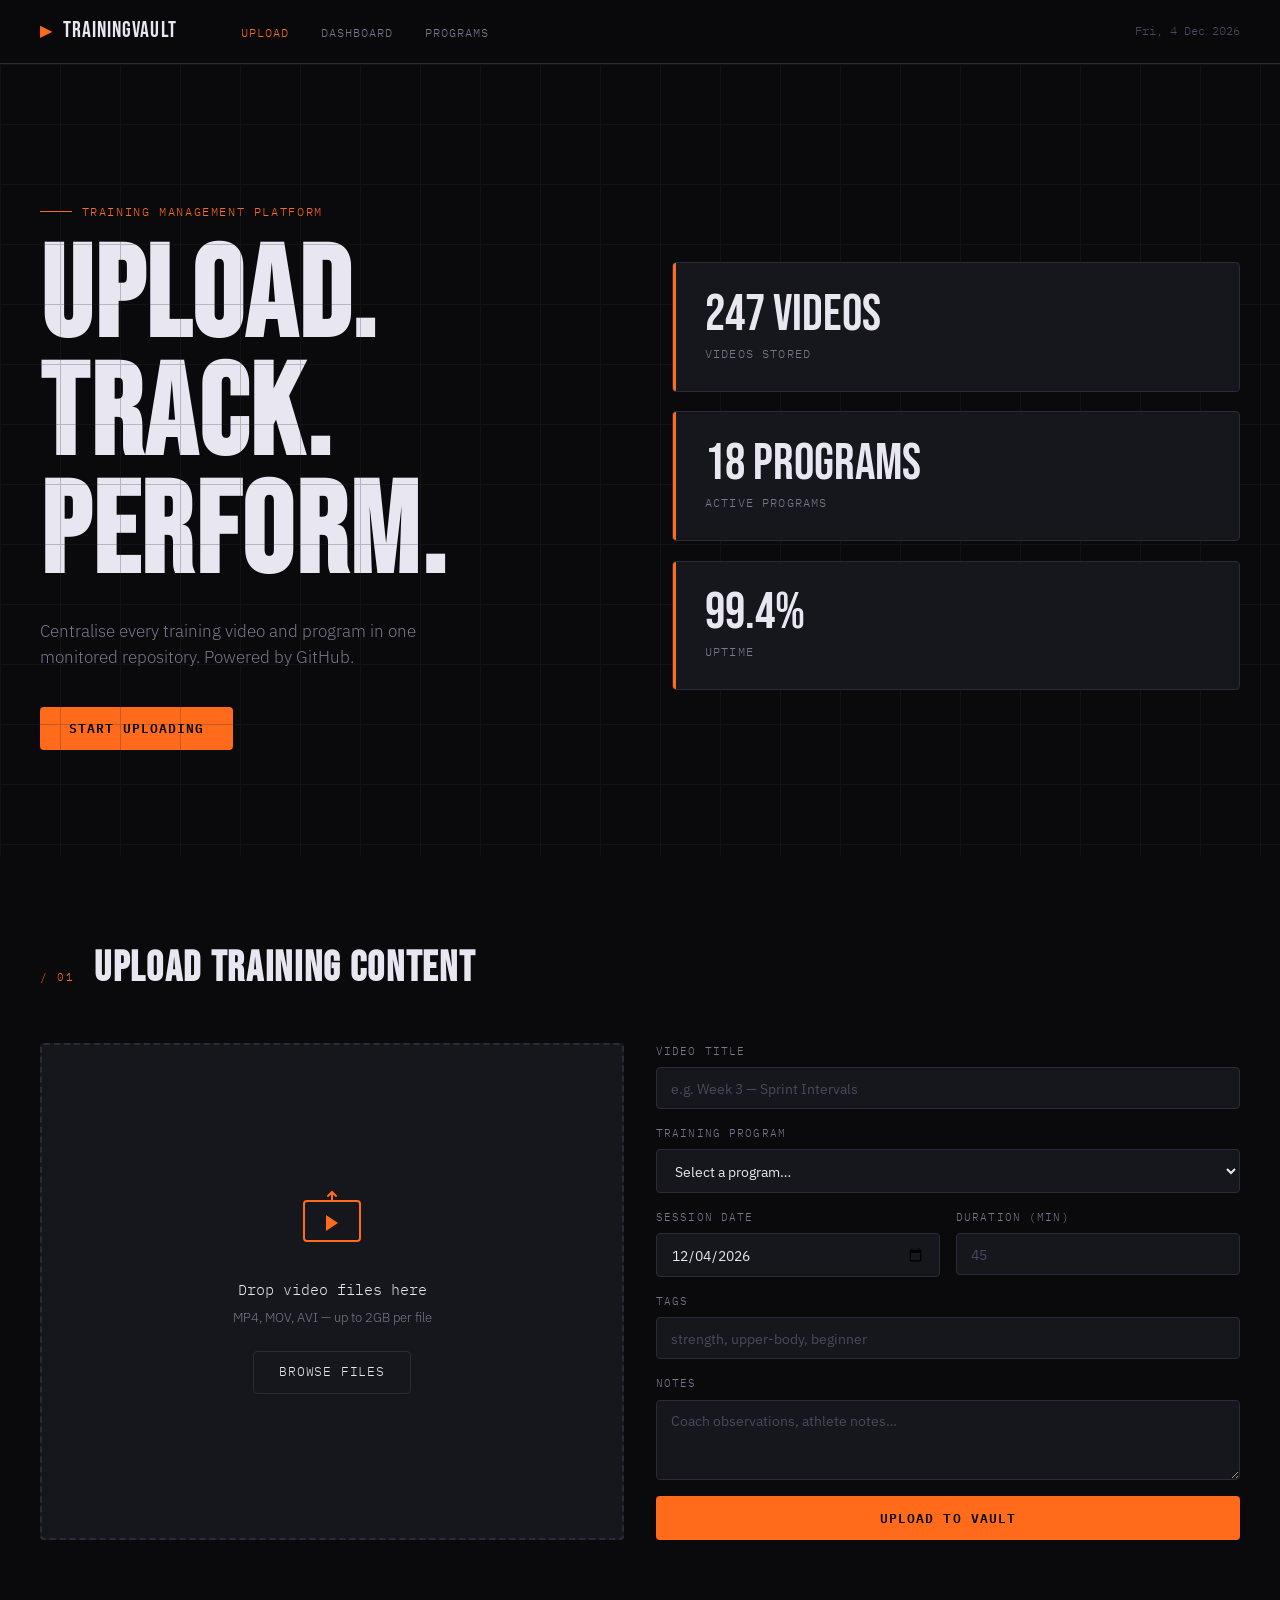
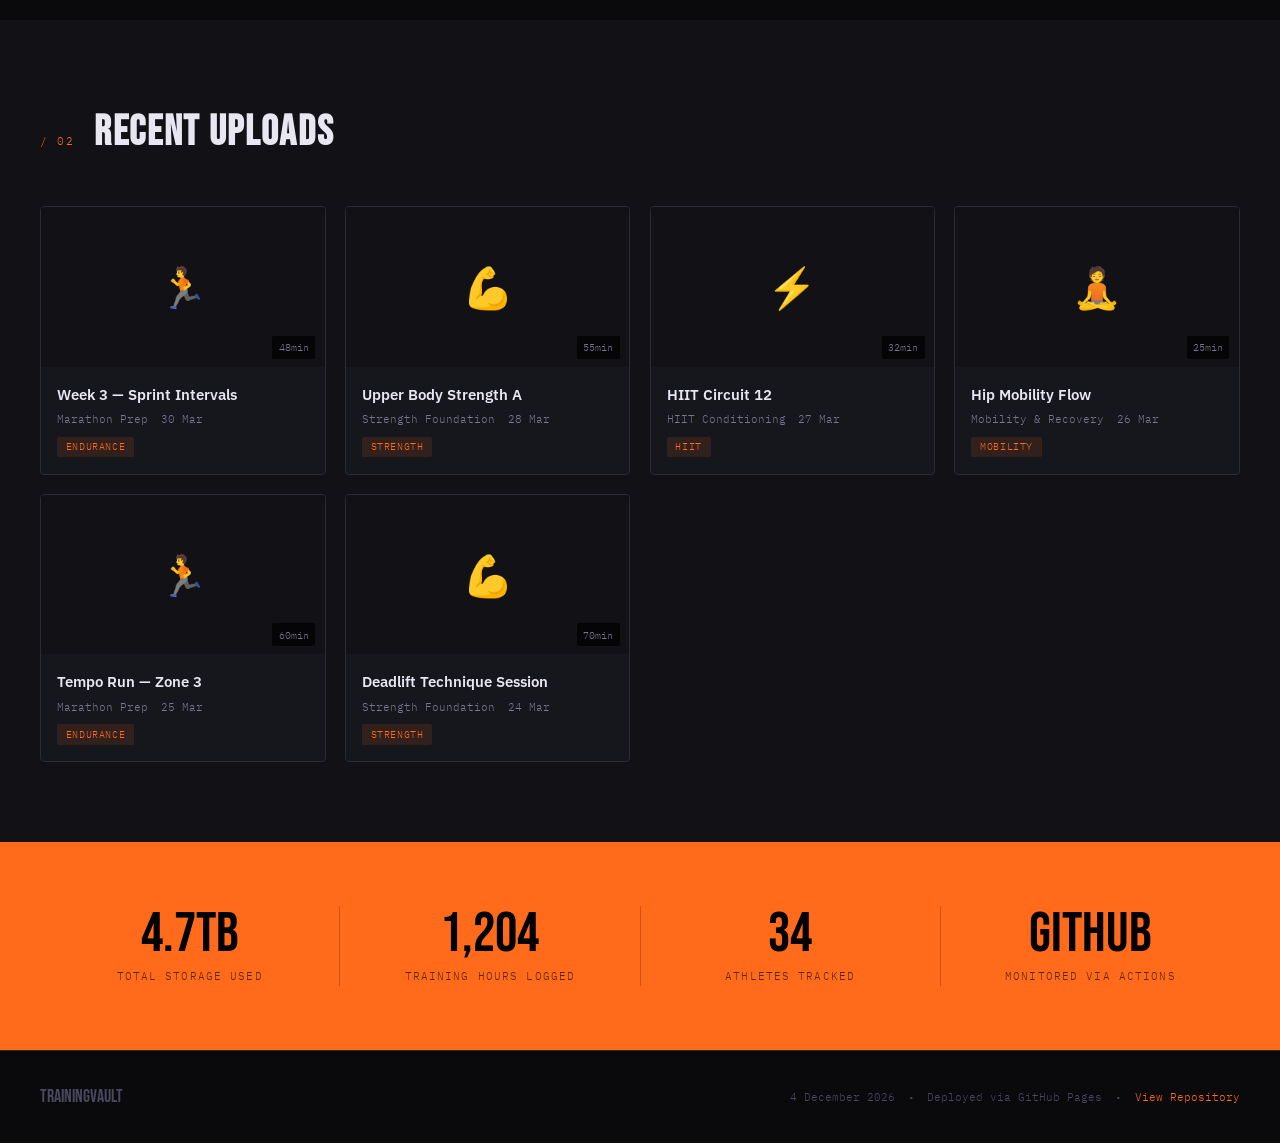
<file: index.html>
<!DOCTYPE html>
<html lang="en">
<head>
  <meta charset="UTF-8" />
  <meta name="viewport" content="width=device-width, initial-scale=1.0" />
  <title>TrainingVault — Upload & Train</title>
  <link rel="stylesheet" href="style.css" />
  <link href="https://fonts.googleapis.com/css2?family=Bebas+Neue&family=IBM+Plex+Mono:wght@400;600&family=IBM+Plex+Sans:ital,wght@0,300;0,600;1,300&display=swap" rel="stylesheet" />
</head>
<body class="page-index">

  <!-- ─── NAV ─── -->
  <nav class="nav">
    <div class="nav-brand">
      <span class="brand-icon">▶</span>
      <span class="brand-name">TrainingVault</span>
    </div>
    <ul class="nav-links">
      <li><a href="index.html" class="active">Upload</a></li>
      <li><a href="dashboard.html">Dashboard</a></li>
      <li><a href="programs.html">Programs</a></li>
    </ul>
    <div class="nav-date" id="navDate"></div>
  </nav>

  <!-- ─── HERO ─── -->
  <header class="hero">
    <div class="hero-grid-bg"></div>
    <div class="hero-content">
      <div class="hero-label">Training Management Platform</div>
      <h1 class="hero-title">UPLOAD.<br>TRACK.<br>PERFORM.</h1>
      <p class="hero-sub">Centralise every training video and program in one monitored repository. Powered by GitHub.</p>
      <a href="#upload" class="btn-primary">Start Uploading</a>
    </div>
    <div class="hero-stats">
      <div class="stat-card" data-count="247" data-suffix=" videos">
        <span class="stat-num">0</span>
        <span class="stat-label">Videos Stored</span>
      </div>
      <div class="stat-card" data-count="18" data-suffix=" programs">
        <span class="stat-num">0</span>
        <span class="stat-label">Active Programs</span>
      </div>
      <div class="stat-card" data-count="99.4" data-suffix="%">
        <span class="stat-num">0</span>
        <span class="stat-label">Uptime</span>
      </div>
    </div>
  </header>

  <!-- ─── UPLOAD SECTION ─── -->
  <section class="section" id="upload">
    <div class="section-header">
      <span class="section-tag">/ 01</span>
      <h2>Upload Training Content</h2>
    </div>

    <div class="upload-layout">
      <!-- Drop Zone -->
      <div class="drop-zone" id="dropZone">
        <div class="dz-inner">
          <div class="dz-icon">
            <svg viewBox="0 0 64 64" fill="none" xmlns="http://www.w3.org/2000/svg">
              <rect x="4" y="12" width="56" height="40" rx="3" stroke="currentColor" stroke-width="2"/>
              <path d="M26 26l12 8-12 8V26z" fill="currentColor"/>
              <path d="M32 4v8M28 7l4-4 4 4" stroke="currentColor" stroke-width="2" stroke-linecap="round"/>
            </svg>
          </div>
          <p class="dz-title">Drop video files here</p>
          <p class="dz-sub">MP4, MOV, AVI — up to 2GB per file</p>
          <label class="btn-outline" for="fileInput">Browse Files</label>
          <input type="file" id="fileInput" accept="video/*" multiple hidden />
        </div>
        <div class="dz-overlay" id="dzOverlay">Release to Upload</div>
      </div>

      <!-- Upload Form -->
      <div class="upload-form">
        <div class="form-group">
          <label>Video Title</label>
          <input type="text" placeholder="e.g. Week 3 — Sprint Intervals" />
        </div>
        <div class="form-group">
          <label>Training Program</label>
          <select>
            <option value="">Select a program…</option>
            <option>Marathon Prep — 16 Week</option>
            <option>Strength Foundation</option>
            <option>HIIT Conditioning</option>
            <option>Mobility & Recovery</option>
            <option>+ New Program</option>
          </select>
        </div>
        <div class="form-row">
          <div class="form-group">
            <label>Session Date</label>
            <input type="date" id="sessionDate" />
          </div>
          <div class="form-group">
            <label>Duration (min)</label>
            <input type="number" placeholder="45" min="1" />
          </div>
        </div>
        <div class="form-group">
          <label>Tags</label>
          <input type="text" placeholder="strength, upper-body, beginner" />
        </div>
        <div class="form-group">
          <label>Notes</label>
          <textarea rows="3" placeholder="Coach observations, athlete notes…"></textarea>
        </div>
        <button class="btn-primary full-width" id="uploadBtn">Upload to Vault</button>
      </div>
    </div>

    <!-- Upload Queue -->
    <div class="upload-queue" id="uploadQueue" style="display:none">
      <h3>Upload Queue</h3>
      <div class="queue-list" id="queueList"></div>
    </div>
  </section>

  <!-- ─── RECENT UPLOADS ─── -->
  <section class="section alt-bg" id="recent">
    <div class="section-header">
      <span class="section-tag">/ 02</span>
      <h2>Recent Uploads</h2>
    </div>
    <div class="video-grid" id="videoGrid"></div>
  </section>

  <!-- ─── INFOGRAPHIC STRIP ─── -->
  <section class="infographic-strip">
    <div class="strip-item">
      <div class="strip-num">4.7TB</div>
      <div class="strip-label">Total Storage Used</div>
    </div>
    <div class="strip-div"></div>
    <div class="strip-item">
      <div class="strip-num">1,204</div>
      <div class="strip-label">Training Hours Logged</div>
    </div>
    <div class="strip-div"></div>
    <div class="strip-item">
      <div class="strip-num">34</div>
      <div class="strip-label">Athletes Tracked</div>
    </div>
    <div class="strip-div"></div>
    <div class="strip-item">
      <div class="strip-num">GitHub</div>
      <div class="strip-label">Monitored via Actions</div>
    </div>
  </section>

  <!-- ─── FOOTER ─── -->
  <footer class="footer">
    <div class="footer-brand">TrainingVault</div>
    <div class="footer-meta">
      <span id="footerDate"></span>
      <span>•</span>
      <span>Deployed via GitHub Pages</span>
      <span>•</span>
      <a href="https://github.com" target="_blank">View Repository</a>
    </div>
  </footer>

  <script src="app.js"></script>
</body>
</html>
</file>
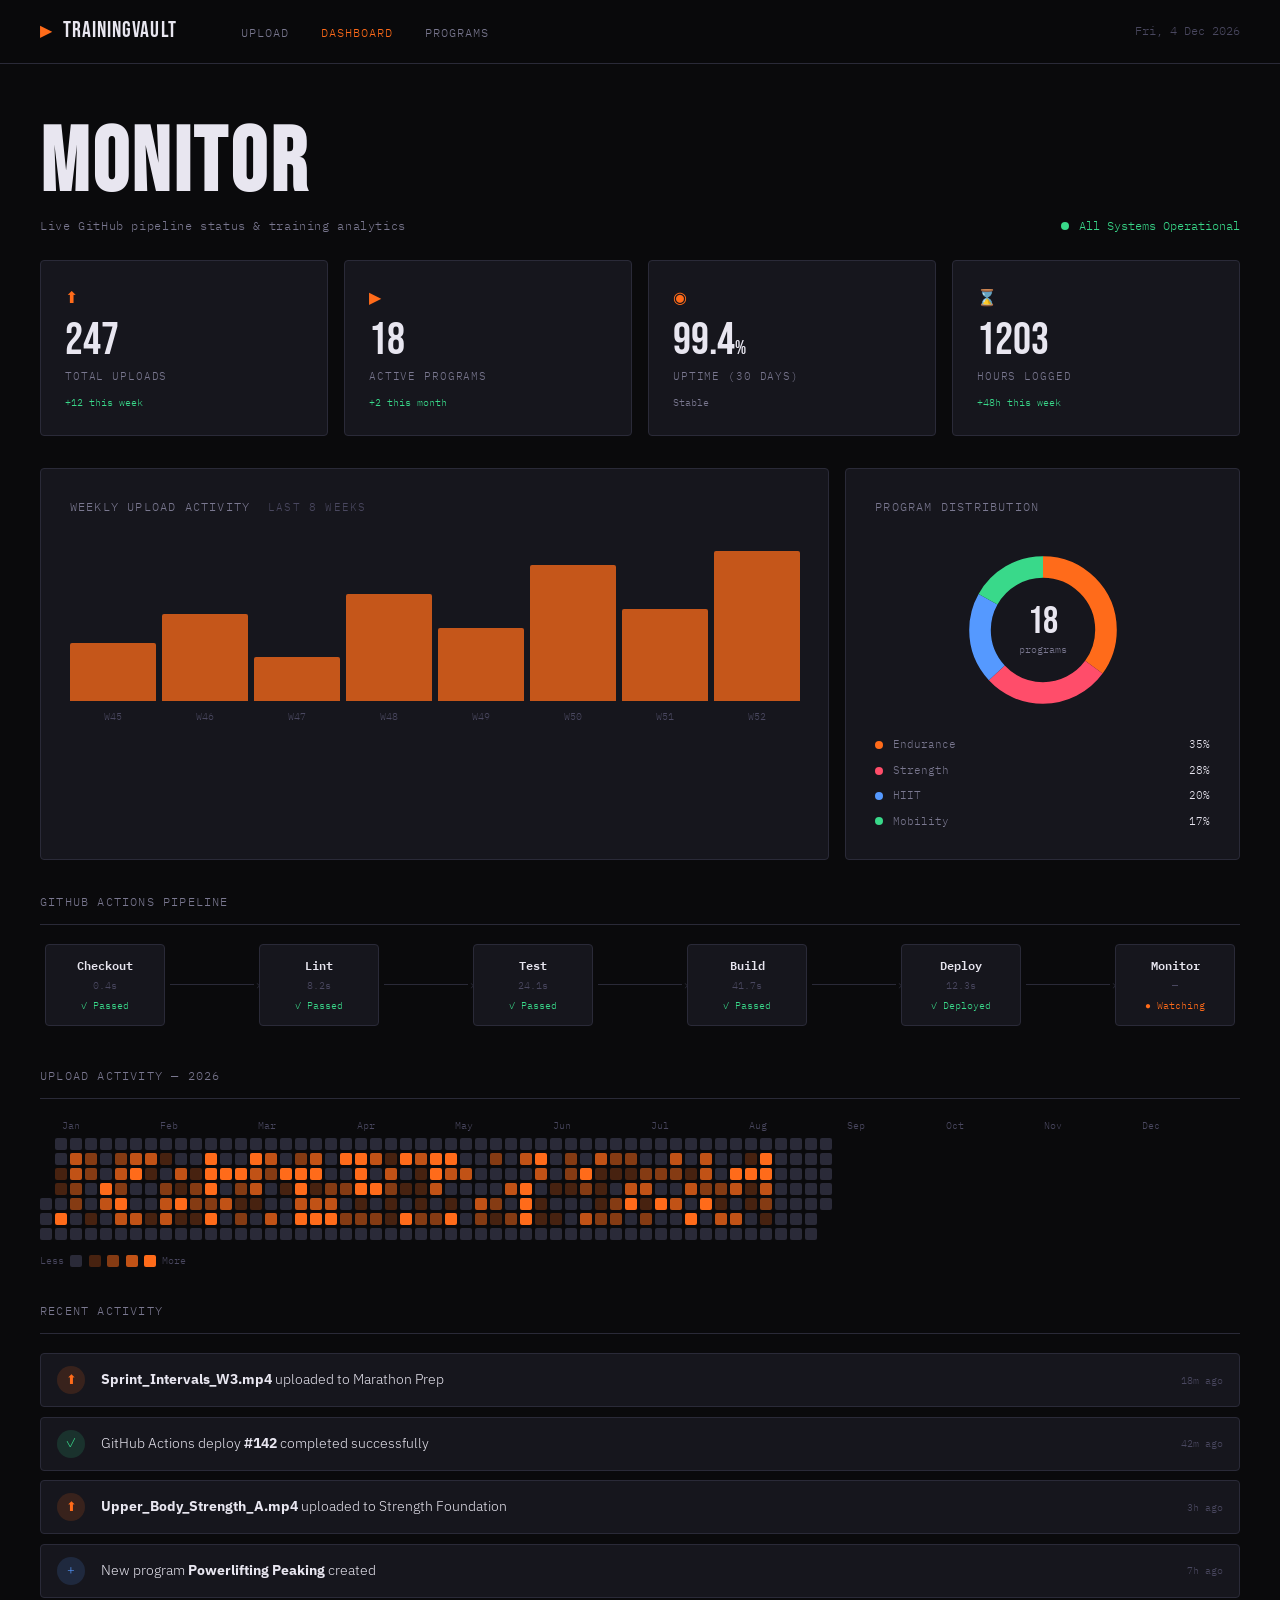
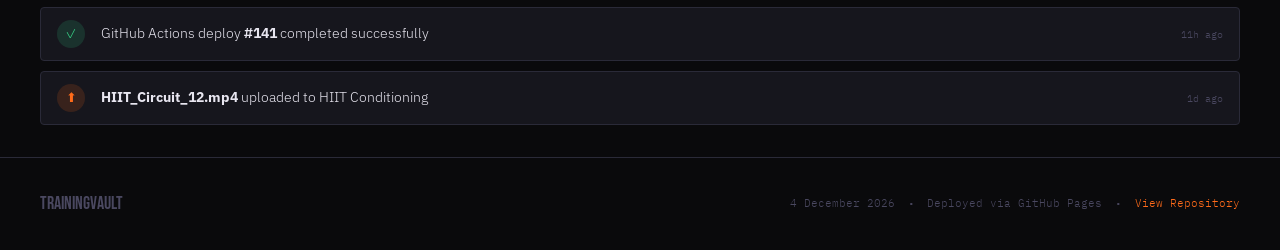
<file: dashboard.html>
<!DOCTYPE html>
<html lang="en">
<head>
  <meta charset="UTF-8" />
  <meta name="viewport" content="width=device-width, initial-scale=1.0" />
  <title>TrainingVault — Dashboard</title>
  <link rel="stylesheet" href="style.css" />
  <link href="https://fonts.googleapis.com/css2?family=Bebas+Neue&family=IBM+Plex+Mono:wght@400;600&family=IBM+Plex+Sans:ital,wght@0,300;0,600;1,300&display=swap" rel="stylesheet" />
</head>
<body class="page-dashboard">

  <!-- ─── NAV ─── -->
  <nav class="nav">
    <div class="nav-brand">
      <span class="brand-icon">▶</span>
      <span class="brand-name">TrainingVault</span>
    </div>
    <ul class="nav-links">
      <li><a href="index.html">Upload</a></li>
      <li><a href="dashboard.html" class="active">Dashboard</a></li>
      <li><a href="programs.html">Programs</a></li>
    </ul>
    <div class="nav-date" id="navDate"></div>
  </nav>

  <!-- ─── DASHBOARD HEADER ─── -->
  <div class="dash-header">
    <div>
      <h1 class="dash-title">MONITOR</h1>
      <p class="dash-sub">Live GitHub pipeline status &amp; training analytics</p>
    </div>
    <div class="dash-status">
      <span class="status-dot pulse"></span>
      <span class="status-text">All Systems Operational</span>
    </div>
  </div>

  <!-- ─── KPI ROW ─── -->
  <div class="kpi-row">
    <div class="kpi-card">
      <div class="kpi-icon">⬆</div>
      <div class="kpi-val" data-count="247">0</div>
      <div class="kpi-label">Total Uploads</div>
      <div class="kpi-delta positive">+12 this week</div>
    </div>
    <div class="kpi-card">
      <div class="kpi-icon">▶</div>
      <div class="kpi-val" data-count="18">0</div>
      <div class="kpi-label">Active Programs</div>
      <div class="kpi-delta positive">+2 this month</div>
    </div>
    <div class="kpi-card">
      <div class="kpi-icon">◉</div>
      <div class="kpi-val">99.4<span style="font-size:1.2rem">%</span></div>
      <div class="kpi-label">Uptime (30 days)</div>
      <div class="kpi-delta neutral">Stable</div>
    </div>
    <div class="kpi-card">
      <div class="kpi-icon">⌛</div>
      <div class="kpi-val" data-count="1204">0</div>
      <div class="kpi-label">Hours Logged</div>
      <div class="kpi-delta positive">+48h this week</div>
    </div>
  </div>

  <!-- ─── CHARTS ROW ─── -->
  <div class="charts-row">

    <!-- Bar Chart: Weekly Uploads -->
    <div class="chart-card wide">
      <div class="chart-title">Weekly Upload Activity <span class="chart-period">Last 8 Weeks</span></div>
      <div class="bar-chart" id="barChart"></div>
      <div class="bar-labels" id="barLabels"></div>
    </div>

    <!-- Donut: Program Distribution -->
    <div class="chart-card">
      <div class="chart-title">Program Distribution</div>
      <div class="donut-wrap">
        <svg class="donut" viewBox="0 0 200 200" xmlns="http://www.w3.org/2000/svg" id="donutSvg"></svg>
        <div class="donut-center" id="donutCenter">
          <span class="dc-num">18</span>
          <span class="dc-label">programs</span>
        </div>
      </div>
      <div class="legend" id="legend"></div>
    </div>
  </div>

  <!-- ─── GITHUB PIPELINE ─── -->
  <div class="section-card">
    <div class="section-card-title">GitHub Actions Pipeline</div>
    <div class="pipeline" id="pipeline"></div>
  </div>

  <!-- ─── ACTIVITY CALENDAR ─── -->
  <div class="section-card">
    <div class="section-card-title">Upload Activity — <span id="calYear"></span></div>
    <div class="calendar-wrap">
      <div class="cal-months" id="calMonths"></div>
      <div class="cal-grid" id="calGrid"></div>
    </div>
    <div class="cal-legend">
      <span>Less</span>
      <span class="cal-leg-box" style="--l:0"></span>
      <span class="cal-leg-box" style="--l:1"></span>
      <span class="cal-leg-box" style="--l:2"></span>
      <span class="cal-leg-box" style="--l:3"></span>
      <span class="cal-leg-box" style="--l:4"></span>
      <span>More</span>
    </div>
  </div>

  <!-- ─── RECENT ACTIVITY FEED ─── -->
  <div class="section-card">
    <div class="section-card-title">Recent Activity</div>
    <div class="activity-feed" id="activityFeed"></div>
  </div>

  <!-- ─── FOOTER ─── -->
  <footer class="footer">
    <div class="footer-brand">TrainingVault</div>
    <div class="footer-meta">
      <span id="footerDate"></span>
      <span>•</span>
      <span>Deployed via GitHub Pages</span>
      <span>•</span>
      <a href="https://github.com" target="_blank">View Repository</a>
    </div>
  </footer>

  <script src="app.js"></script>
</body>
</html>
</file>
<file: style.css>
/* ─────────────────────────────────────────
   TrainingVault — style.css
   Industrial-tech dark aesthetic
   Fonts: Bebas Neue + IBM Plex Mono/Sans
───────────────────────────────────────── */

:root {
  --bg:       #0a0a0c;
  --bg-alt:   #111116;
  --bg-card:  #16161d;
  --border:   #2a2a38;
  --border-h: #ff6b1a;
  --accent:   #ff6b1a;
  --accent-2: #ffae70;
  --text:     #e8e6f0;
  --text-dim: #7a7890;
  --text-dim2:#4a4860;
  --green:    #39d98a;
  --red:      #ff4d6a;
  --blue:     #5599ff;
  --font-display: 'Bebas Neue', sans-serif;
  --font-mono:    'IBM Plex Mono', monospace;
  --font-body:    'IBM Plex Sans', sans-serif;
  --radius:   4px;
  --max-w:    1280px;
}

*, *::before, *::after { box-sizing: border-box; margin: 0; padding: 0; }

html { scroll-behavior: smooth; }

body {
  background: var(--bg);
  color: var(--text);
  font-family: var(--font-body);
  font-weight: 300;
  line-height: 1.6;
  min-height: 100vh;
}

a { color: var(--accent); text-decoration: none; }
a:hover { color: var(--accent-2); }

/* ── NAV ── */
.nav {
  position: sticky;
  top: 0;
  z-index: 100;
  display: flex;
  align-items: center;
  gap: 2rem;
  padding: .9rem 2.5rem;
  background: rgba(10,10,12,.92);
  backdrop-filter: blur(12px);
  border-bottom: 1px solid var(--border);
}

.nav-brand {
  display: flex;
  align-items: center;
  gap: .6rem;
  font-family: var(--font-display);
  font-size: 1.35rem;
  letter-spacing: .05em;
}
.brand-icon { color: var(--accent); font-size: 1rem; }

.nav-links {
  display: flex;
  gap: 2rem;
  list-style: none;
  margin-left: 2rem;
}
.nav-links a {
  font-family: var(--font-mono);
  font-size: .78rem;
  color: var(--text-dim);
  letter-spacing: .08em;
  text-transform: uppercase;
  transition: color .2s;
}
.nav-links a:hover,
.nav-links a.active { color: var(--accent); }

.nav-date {
  margin-left: auto;
  font-family: var(--font-mono);
  font-size: .72rem;
  color: var(--text-dim2);
}

/* ── BUTTONS ── */
.btn-primary {
  display: inline-block;
  padding: .7rem 1.8rem;
  background: var(--accent);
  color: #000;
  font-family: var(--font-mono);
  font-size: .82rem;
  font-weight: 600;
  letter-spacing: .08em;
  text-transform: uppercase;
  border: none;
  border-radius: var(--radius);
  cursor: pointer;
  transition: background .2s, transform .15s;
}
.btn-primary:hover { background: var(--accent-2); transform: translateY(-1px); }
.btn-primary.full-width { width: 100%; text-align: center; }

.btn-outline {
  display: inline-block;
  padding: .65rem 1.6rem;
  background: transparent;
  color: var(--text);
  font-family: var(--font-mono);
  font-size: .8rem;
  letter-spacing: .06em;
  text-transform: uppercase;
  border: 1px solid var(--border);
  border-radius: var(--radius);
  cursor: pointer;
  transition: border-color .2s, color .2s;
}
.btn-outline:hover { border-color: var(--accent); color: var(--accent); }

/* ── HERO ── */
.hero {
  position: relative;
  min-height: 88vh;
  display: grid;
  grid-template-columns: 1fr 1fr;
  align-items: center;
  gap: 4rem;
  padding: 6rem 2.5rem 4rem;
  max-width: var(--max-w);
  margin: 0 auto;
  overflow: hidden;
}

.hero-grid-bg {
  position: absolute;
  inset: 0;
  background-image:
    linear-gradient(var(--border) 1px, transparent 1px),
    linear-gradient(90deg, var(--border) 1px, transparent 1px);
  background-size: 60px 60px;
  opacity: .25;
  pointer-events: none;
}

.hero-label {
  font-family: var(--font-mono);
  font-size: .72rem;
  color: var(--accent);
  letter-spacing: .14em;
  text-transform: uppercase;
  margin-bottom: 1.2rem;
  display: flex;
  align-items: center;
  gap: .6rem;
}
.hero-label::before {
  content: '';
  display: inline-block;
  width: 2rem;
  height: 1px;
  background: var(--accent);
}

.hero-title {
  font-family: var(--font-display);
  font-size: clamp(5rem, 10vw, 9rem);
  line-height: .92;
  letter-spacing: .02em;
  color: var(--text);
  margin-bottom: 1.5rem;
}

.hero-sub {
  font-size: 1.05rem;
  color: var(--text-dim);
  max-width: 38ch;
  margin-bottom: 2.2rem;
}

.hero-stats {
  display: flex;
  flex-direction: column;
  gap: 1.2rem;
}

.stat-card {
  padding: 1.6rem 2rem;
  border: 1px solid var(--border);
  border-radius: var(--radius);
  background: var(--bg-card);
  position: relative;
  overflow: hidden;
  transition: border-color .25s;
}
.stat-card:hover { border-color: var(--accent); }
.stat-card::before {
  content: '';
  position: absolute;
  left: 0; top: 0; bottom: 0;
  width: 3px;
  background: var(--accent);
}

.stat-num {
  display: block;
  font-family: var(--font-display);
  font-size: 3.2rem;
  color: var(--text);
  line-height: 1;
}

.stat-label {
  font-family: var(--font-mono);
  font-size: .72rem;
  color: var(--text-dim);
  text-transform: uppercase;
  letter-spacing: .1em;
}

/* ── SECTIONS ── */
.section {
  max-width: var(--max-w);
  margin: 0 auto;
  padding: 5rem 2.5rem;
}
.section.alt-bg { background: var(--bg-alt); max-width: 100%; }
.section.alt-bg > * { max-width: var(--max-w); margin-left: auto; margin-right: auto; }

.section-header {
  display: flex;
  align-items: baseline;
  gap: 1.2rem;
  margin-bottom: 2.5rem;
}
.section-tag {
  font-family: var(--font-mono);
  font-size: .7rem;
  color: var(--accent);
  letter-spacing: .15em;
}
.section-header h2 {
  font-family: var(--font-display);
  font-size: 2.6rem;
  letter-spacing: .04em;
}

/* ── UPLOAD LAYOUT ── */
.upload-layout {
  display: grid;
  grid-template-columns: 1fr 1fr;
  gap: 2rem;
}

.drop-zone {
  position: relative;
  border: 2px dashed var(--border);
  border-radius: var(--radius);
  background: var(--bg-card);
  min-height: 320px;
  display: flex;
  align-items: center;
  justify-content: center;
  transition: border-color .2s, background .2s;
  cursor: pointer;
}
.drop-zone.dragging {
  border-color: var(--accent);
  background: rgba(255,107,26,.06);
}

.dz-inner {
  text-align: center;
  padding: 2rem;
}
.dz-icon {
  color: var(--accent);
  width: 64px;
  margin: 0 auto 1rem;
}
.dz-icon svg { width: 100%; height: auto; }
.dz-title {
  font-family: var(--font-mono);
  font-size: .95rem;
  margin-bottom: .4rem;
}
.dz-sub {
  font-size: .82rem;
  color: var(--text-dim);
  margin-bottom: 1.4rem;
}

.dz-overlay {
  position: absolute;
  inset: 0;
  background: rgba(255,107,26,.12);
  border: 2px solid var(--accent);
  border-radius: var(--radius);
  display: none;
  align-items: center;
  justify-content: center;
  font-family: var(--font-display);
  font-size: 2rem;
  color: var(--accent);
  letter-spacing: .06em;
}
.drop-zone.dragging .dz-overlay { display: flex; }

/* ── FORM ── */
.upload-form { display: flex; flex-direction: column; gap: 1rem; }
.form-group { display: flex; flex-direction: column; gap: .4rem; }
.form-row { display: grid; grid-template-columns: 1fr 1fr; gap: 1rem; }

label {
  font-family: var(--font-mono);
  font-size: .7rem;
  color: var(--text-dim);
  text-transform: uppercase;
  letter-spacing: .1em;
}

input[type=text],
input[type=number],
input[type=date],
select,
textarea {
  background: var(--bg-card);
  border: 1px solid var(--border);
  border-radius: var(--radius);
  color: var(--text);
  font-family: var(--font-body);
  font-size: .9rem;
  padding: .65rem .9rem;
  outline: none;
  transition: border-color .2s;
  width: 100%;
}
input:focus, select:focus, textarea:focus { border-color: var(--accent); }
input::placeholder, textarea::placeholder { color: var(--text-dim2); }
select option { background: var(--bg-card); }
textarea { resize: vertical; min-height: 80px; }

/* ── QUEUE ── */
.upload-queue {
  margin-top: 2rem;
}
.upload-queue h3 {
  font-family: var(--font-mono);
  font-size: .78rem;
  text-transform: uppercase;
  color: var(--text-dim);
  letter-spacing: .1em;
  margin-bottom: 1rem;
}
.queue-item {
  display: flex;
  align-items: center;
  gap: 1rem;
  padding: .8rem 1rem;
  border: 1px solid var(--border);
  border-radius: var(--radius);
  margin-bottom: .5rem;
  background: var(--bg-card);
}
.queue-name { flex: 1; font-family: var(--font-mono); font-size: .82rem; }
.queue-bar-wrap { flex: 2; height: 4px; background: var(--border); border-radius: 2px; overflow: hidden; }
.queue-bar { height: 100%; background: var(--accent); transition: width .4s; }
.queue-pct { font-family: var(--font-mono); font-size: .72rem; color: var(--text-dim); width: 3em; text-align: right; }

/* ── VIDEO GRID ── */
.video-grid {
  display: grid;
  grid-template-columns: repeat(auto-fill, minmax(280px, 1fr));
  gap: 1.2rem;
}
.video-card {
  border: 1px solid var(--border);
  border-radius: var(--radius);
  background: var(--bg-card);
  overflow: hidden;
  transition: border-color .2s, transform .2s;
}
.video-card:hover { border-color: var(--accent); transform: translateY(-2px); }
.video-thumb {
  aspect-ratio: 16/9;
  background: var(--bg-alt);
  display: flex;
  align-items: center;
  justify-content: center;
  font-size: 2rem;
  color: var(--accent);
  position: relative;
  overflow: hidden;
}
.video-thumb-overlay {
  position: absolute;
  bottom: .5rem;
  right: .6rem;
  background: rgba(0,0,0,.7);
  font-family: var(--font-mono);
  font-size: .65rem;
  padding: .2rem .4rem;
  border-radius: 2px;
  color: var(--text-dim);
}
.video-info { padding: 1rem; }
.video-title {
  font-weight: 600;
  font-size: .92rem;
  margin-bottom: .3rem;
}
.video-meta {
  font-family: var(--font-mono);
  font-size: .68rem;
  color: var(--text-dim);
  display: flex;
  gap: .8rem;
}
.tag {
  display: inline-block;
  padding: .15rem .55rem;
  border-radius: 2px;
  background: rgba(255,107,26,.12);
  color: var(--accent);
  font-family: var(--font-mono);
  font-size: .62rem;
  text-transform: uppercase;
  letter-spacing: .06em;
  margin-top: .5rem;
}

/* ── INFOGRAPHIC STRIP ── */
.infographic-strip {
  display: flex;
  align-items: center;
  justify-content: center;
  gap: 0;
  padding: 4rem 2.5rem;
  background: var(--accent);
  flex-wrap: wrap;
}
.strip-item {
  text-align: center;
  padding: 0 4rem;
  flex: 1;
  min-width: 160px;
}
.strip-num {
  font-family: var(--font-display);
  font-size: 3.5rem;
  color: #000;
  line-height: 1;
}
.strip-label {
  font-family: var(--font-mono);
  font-size: .7rem;
  color: rgba(0,0,0,.65);
  text-transform: uppercase;
  letter-spacing: .1em;
  margin-top: .3rem;
}
.strip-div {
  width: 1px;
  height: 80px;
  background: rgba(0,0,0,.2);
  flex-shrink: 0;
}

/* ── DASHBOARD ── */
.dash-header {
  max-width: var(--max-w);
  margin: 0 auto;
  padding: 3.5rem 2.5rem 1.5rem;
  display: flex;
  align-items: flex-end;
  justify-content: space-between;
  gap: 2rem;
}
.dash-title {
  font-family: var(--font-display);
  font-size: clamp(3.5rem, 7vw, 6rem);
  letter-spacing: .04em;
  line-height: 1;
}
.dash-sub {
  font-family: var(--font-mono);
  font-size: .78rem;
  color: var(--text-dim);
  letter-spacing: .05em;
  margin-top: .4rem;
}
.dash-status {
  display: flex;
  align-items: center;
  gap: .6rem;
  font-family: var(--font-mono);
  font-size: .78rem;
  color: var(--green);
}
.status-dot {
  width: 8px;
  height: 8px;
  background: var(--green);
  border-radius: 50%;
}
.status-dot.pulse {
  animation: pulse-anim 1.8s ease-in-out infinite;
}
@keyframes pulse-anim {
  0%,100% { box-shadow: 0 0 0 0 rgba(57,217,138,.5); }
  50%      { box-shadow: 0 0 0 6px rgba(57,217,138,0); }
}

/* ── KPI ROW ── */
.kpi-row {
  max-width: var(--max-w);
  margin: 0 auto 2rem;
  padding: 0 2.5rem;
  display: grid;
  grid-template-columns: repeat(4,1fr);
  gap: 1rem;
}
.kpi-card {
  background: var(--bg-card);
  border: 1px solid var(--border);
  border-radius: var(--radius);
  padding: 1.5rem;
  position: relative;
  overflow: hidden;
  transition: border-color .2s;
}
.kpi-card:hover { border-color: var(--accent); }
.kpi-icon {
  font-size: 1rem;
  color: var(--accent);
  margin-bottom: .5rem;
}
.kpi-val {
  font-family: var(--font-display);
  font-size: 2.8rem;
  color: var(--text);
  line-height: 1;
  margin-bottom: .3rem;
}
.kpi-label {
  font-family: var(--font-mono);
  font-size: .68rem;
  color: var(--text-dim);
  text-transform: uppercase;
  letter-spacing: .08em;
}
.kpi-delta {
  font-family: var(--font-mono);
  font-size: .65rem;
  margin-top: .5rem;
}
.kpi-delta.positive { color: var(--green); }
.kpi-delta.neutral  { color: var(--text-dim); }

/* ── CHARTS ROW ── */
.charts-row {
  max-width: var(--max-w);
  margin: 0 auto 2rem;
  padding: 0 2.5rem;
  display: grid;
  grid-template-columns: 2fr 1fr;
  gap: 1rem;
}
.chart-card {
  background: var(--bg-card);
  border: 1px solid var(--border);
  border-radius: var(--radius);
  padding: 1.8rem;
}
.chart-title {
  font-family: var(--font-mono);
  font-size: .75rem;
  text-transform: uppercase;
  letter-spacing: .1em;
  color: var(--text-dim);
  margin-bottom: 1.5rem;
}
.chart-period {
  color: var(--text-dim2);
  font-size: .68rem;
  margin-left: .6rem;
}

/* Bar Chart */
.bar-chart {
  display: flex;
  align-items: flex-end;
  gap: 6px;
  height: 160px;
}
.bar-col {
  flex: 1;
  border-radius: 2px 2px 0 0;
  background: var(--accent);
  opacity: .75;
  transition: opacity .2s, height .6s cubic-bezier(.23,1,.32,1);
  cursor: pointer;
  min-height: 4px;
}
.bar-col:hover { opacity: 1; }
.bar-labels {
  display: flex;
  gap: 6px;
  margin-top: .5rem;
}
.bar-lbl {
  flex: 1;
  text-align: center;
  font-family: var(--font-mono);
  font-size: .6rem;
  color: var(--text-dim2);
}

/* Donut */
.donut-wrap {
  position: relative;
  width: 180px;
  height: 180px;
  margin: 0 auto 1rem;
}
.donut { width: 100%; height: 100%; transform: rotate(-90deg); }
.donut-center {
  position: absolute;
  inset: 0;
  display: flex;
  flex-direction: column;
  align-items: center;
  justify-content: center;
}
.dc-num {
  font-family: var(--font-display);
  font-size: 2.4rem;
  color: var(--text);
  line-height: 1;
}
.dc-label {
  font-family: var(--font-mono);
  font-size: .65rem;
  color: var(--text-dim);
}
.legend { display: flex; flex-direction: column; gap: .5rem; }
.leg-item {
  display: flex;
  align-items: center;
  gap: .6rem;
  font-family: var(--font-mono);
  font-size: .68rem;
  color: var(--text-dim);
}
.leg-dot {
  width: 8px;
  height: 8px;
  border-radius: 50%;
  flex-shrink: 0;
}
.leg-pct {
  margin-left: auto;
  color: var(--text);
}

/* ── SECTION CARD ── */
.section-card {
  max-width: var(--max-w);
  margin: 0 auto 2rem;
  padding: 0 2.5rem;
}
.section-card-title {
  font-family: var(--font-mono);
  font-size: .75rem;
  text-transform: uppercase;
  letter-spacing: .1em;
  color: var(--text-dim);
  margin-bottom: 1.2rem;
  padding-bottom: .8rem;
  border-bottom: 1px solid var(--border);
}

/* ── PIPELINE ── */
.pipeline {
  display: flex;
  align-items: center;
  gap: 0;
  overflow-x: auto;
  padding-bottom: .5rem;
}
.pipe-step {
  display: flex;
  flex-direction: column;
  align-items: center;
  min-width: 130px;
}
.pipe-box {
  padding: .7rem 1.2rem;
  border: 1px solid var(--border);
  border-radius: var(--radius);
  background: var(--bg-card);
  font-family: var(--font-mono);
  font-size: .72rem;
  text-align: center;
  width: 120px;
}
.pipe-name {
  font-weight: 600;
  margin-bottom: .2rem;
}
.pipe-time {
  font-size: .62rem;
  color: var(--text-dim2);
}
.pipe-status {
  font-size: .62rem;
  margin-top: .25rem;
}
.pipe-status.ok  { color: var(--green); }
.pipe-status.run { color: var(--accent); }
.pipe-status.skip { color: var(--text-dim2); }
.pipe-arrow {
  height: 1px;
  flex: 1;
  background: var(--border);
  position: relative;
}
.pipe-arrow::after {
  content: '›';
  position: absolute;
  right: -6px;
  top: -9px;
  color: var(--border);
  font-size: .85rem;
}

/* ── ACTIVITY CALENDAR ── */
.calendar-wrap { overflow-x: auto; }
.cal-months {
  display: flex;
  gap: 0;
  margin-bottom: .3rem;
  margin-left: 22px;
}
.cal-month-lbl {
  font-family: var(--font-mono);
  font-size: .6rem;
  color: var(--text-dim2);
  flex: 1;
}
.cal-grid {
  display: flex;
  gap: 3px;
}
.cal-week {
  display: flex;
  flex-direction: column;
  gap: 3px;
}
.cal-day {
  width: 12px;
  height: 12px;
  border-radius: 2px;
  background: var(--border);
}
.cal-day[data-l="1"] { background: rgba(255,107,26,.25); }
.cal-day[data-l="2"] { background: rgba(255,107,26,.50); }
.cal-day[data-l="3"] { background: rgba(255,107,26,.75); }
.cal-day[data-l="4"] { background: var(--accent); }
.cal-legend {
  display: flex;
  align-items: center;
  gap: .4rem;
  margin-top: .8rem;
  font-family: var(--font-mono);
  font-size: .62rem;
  color: var(--text-dim2);
}
.cal-leg-box {
  width: 12px;
  height: 12px;
  border-radius: 2px;
  background: rgba(255,107,26, calc(var(--l) * 0.25));
}
.cal-leg-box[style="--l:0"] { background: var(--border); }

/* ── ACTIVITY FEED ── */
.activity-feed { display: flex; flex-direction: column; gap: .6rem; }
.act-item {
  display: flex;
  align-items: center;
  gap: 1rem;
  padding: .75rem 1rem;
  background: var(--bg-card);
  border: 1px solid var(--border);
  border-radius: var(--radius);
}
.act-icon {
  width: 28px;
  height: 28px;
  border-radius: 50%;
  display: flex;
  align-items: center;
  justify-content: center;
  font-size: .8rem;
  flex-shrink: 0;
}
.act-icon.upload { background: rgba(255,107,26,.15); color: var(--accent); }
.act-icon.ci     { background: rgba(57,217,138,.15); color: var(--green); }
.act-icon.create { background: rgba(85,153,255,.15); color: var(--blue); }
.act-desc { flex: 1; font-size: .85rem; }
.act-meta { font-family: var(--font-mono); font-size: .65rem; color: var(--text-dim2); }
.act-time { font-family: var(--font-mono); font-size: .65rem; color: var(--text-dim2); white-space: nowrap; }

/* ── PROGRAMS PAGE ── */
.programs-header {
  max-width: var(--max-w);
  margin: 0 auto;
  padding: 3.5rem 2.5rem 1.5rem;
  display: flex;
  align-items: flex-end;
  justify-content: space-between;
}

.filter-bar {
  max-width: var(--max-w);
  margin: 0 auto 1.5rem;
  padding: 0 2.5rem;
  display: flex;
  gap: .6rem;
  flex-wrap: wrap;
}
.filter-btn {
  padding: .45rem 1.1rem;
  background: transparent;
  border: 1px solid var(--border);
  border-radius: 2rem;
  color: var(--text-dim);
  font-family: var(--font-mono);
  font-size: .7rem;
  cursor: pointer;
  transition: all .2s;
}
.filter-btn:hover,
.filter-btn.active { border-color: var(--accent); color: var(--accent); background: rgba(255,107,26,.08); }

.programs-grid {
  max-width: var(--max-w);
  margin: 0 auto;
  padding: 0 2.5rem 5rem;
  display: grid;
  grid-template-columns: repeat(auto-fill, minmax(300px, 1fr));
  gap: 1.2rem;
}
.prog-card {
  background: var(--bg-card);
  border: 1px solid var(--border);
  border-radius: var(--radius);
  padding: 1.6rem;
  transition: border-color .2s, transform .2s;
  position: relative;
  overflow: hidden;
}
.prog-card:hover { border-color: var(--accent); transform: translateY(-2px); }
.prog-card-accent {
  position: absolute;
  top: 0; left: 0; right: 0;
  height: 3px;
}
.prog-cat {
  font-family: var(--font-mono);
  font-size: .62rem;
  color: var(--text-dim2);
  text-transform: uppercase;
  letter-spacing: .1em;
  margin-bottom: .5rem;
}
.prog-name {
  font-weight: 600;
  font-size: 1.05rem;
  margin-bottom: .8rem;
}
.prog-desc {
  font-size: .85rem;
  color: var(--text-dim);
  margin-bottom: 1.2rem;
  line-height: 1.5;
}
.prog-meta {
  display: flex;
  gap: 1.5rem;
}
.prog-meta-item { display: flex; flex-direction: column; gap: .15rem; }
.prog-meta-val {
  font-family: var(--font-display);
  font-size: 1.6rem;
  color: var(--text);
  line-height: 1;
}
.prog-meta-lbl {
  font-family: var(--font-mono);
  font-size: .6rem;
  color: var(--text-dim2);
  text-transform: uppercase;
}
.prog-progress-wrap {
  margin-top: 1.2rem;
  height: 4px;
  background: var(--border);
  border-radius: 2px;
  overflow: hidden;
}
.prog-progress-bar {
  height: 100%;
  background: var(--accent);
  border-radius: 2px;
  transition: width 1s cubic-bezier(.23,1,.32,1);
}

/* ── MODAL ── */
.modal-overlay {
  position: fixed;
  inset: 0;
  background: rgba(0,0,0,.75);
  z-index: 200;
  display: none;
  align-items: center;
  justify-content: center;
  backdrop-filter: blur(4px);
}
.modal-overlay.open { display: flex; }
.modal {
  background: var(--bg-card);
  border: 1px solid var(--border);
  border-radius: var(--radius);
  padding: 2.5rem;
  width: 100%;
  max-width: 500px;
  display: flex;
  flex-direction: column;
  gap: 1rem;
  animation: slideUp .25s ease;
}
@keyframes slideUp {
  from { transform: translateY(16px); opacity: 0; }
  to   { transform: translateY(0);    opacity: 1; }
}
.modal-title {
  font-family: var(--font-display);
  font-size: 1.8rem;
  margin-bottom: .5rem;
}
.modal-actions {
  display: flex;
  gap: .8rem;
  justify-content: flex-end;
  margin-top: .5rem;
}

/* ── FOOTER ── */
.footer {
  border-top: 1px solid var(--border);
  padding: 2rem 2.5rem;
  display: flex;
  align-items: center;
  justify-content: space-between;
  gap: 2rem;
}
.footer-brand {
  font-family: var(--font-display);
  font-size: 1.1rem;
  color: var(--text-dim2);
}
.footer-meta {
  display: flex;
  align-items: center;
  gap: .8rem;
  font-family: var(--font-mono);
  font-size: .68rem;
  color: var(--text-dim2);
}

/* ── ANIMATIONS ── */
@keyframes countup { from { opacity: 0; } to { opacity: 1; } }
.fade-in { animation: fadeInUp .5s ease both; }
@keyframes fadeInUp {
  from { opacity: 0; transform: translateY(12px); }
  to   { opacity: 1; transform: translateY(0); }
}

/* ── RESPONSIVE ── */
@media (max-width: 900px) {
  .hero { grid-template-columns: 1fr; min-height: auto; padding: 3rem 1.5rem; }
  .hero-stats { flex-direction: row; flex-wrap: wrap; }
  .stat-card { flex: 1 1 140px; }
  .upload-layout { grid-template-columns: 1fr; }
  .kpi-row { grid-template-columns: repeat(2,1fr); }
  .charts-row { grid-template-columns: 1fr; }
  .infographic-strip { flex-direction: column; gap: 2.5rem; }
  .strip-div { width: 80px; height: 1px; }
}
@media (max-width: 600px) {
  .nav { padding: .8rem 1rem; gap: 1rem; }
  .nav-links { gap: 1rem; }
  .kpi-row { grid-template-columns: 1fr 1fr; padding: 0 1rem; }
  .charts-row, .section-card, .programs-grid { padding: 0 1rem; }
  .dash-header, .programs-header { padding: 2rem 1rem 1rem; flex-direction: column; align-items: flex-start; }
  .section { padding: 3rem 1rem; }
}
</file>
